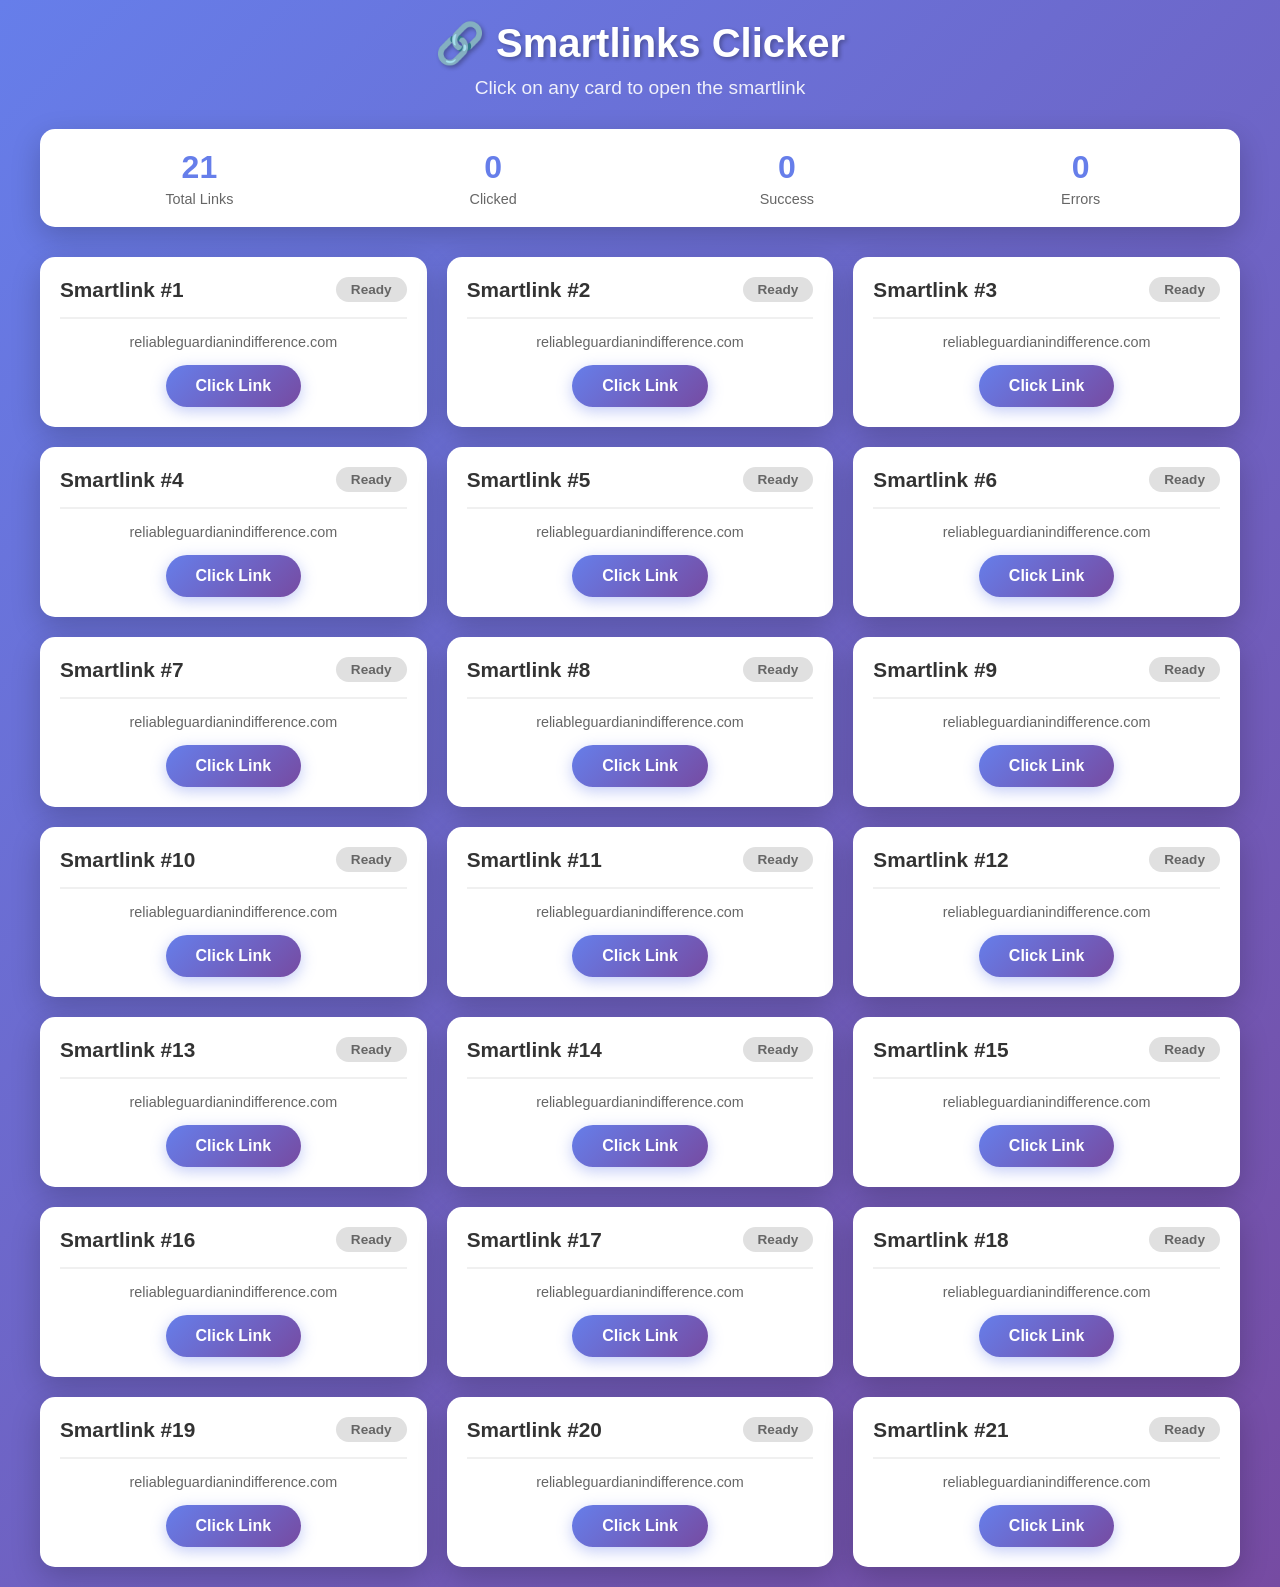
<file: smartlinks_page.html>
<!DOCTYPE html>
<html lang="en">
<head>
    <meta charset="UTF-8">
    <meta name="viewport" content="width=device-width, initial-scale=1.0">
    <title>Smartlinks Clicker</title>
    <style>
        * {
            margin: 0;
            padding: 0;
            box-sizing: border-box;
        }
        
        body {
            font-family: -apple-system, BlinkMacSystemFont, 'Segoe UI', Roboto, Oxygen, Ubuntu, Cantarell, sans-serif;
            background: linear-gradient(135deg, #667eea 0%, #764ba2 100%);
            min-height: 100vh;
            padding: 20px;
        }
        
        .container {
            max-width: 1200px;
            margin: 0 auto;
        }
        
        .header {
            text-align: center;
            color: white;
            margin-bottom: 30px;
        }
        
        .header h1 {
            font-size: 2.5em;
            margin-bottom: 10px;
            text-shadow: 2px 2px 4px rgba(0,0,0,0.3);
        }
        
        .header p {
            font-size: 1.2em;
            opacity: 0.9;
        }
        
        .cards-grid {
            display: grid;
            grid-template-columns: repeat(auto-fill, minmax(300px, 1fr));
            gap: 20px;
            margin-top: 30px;
        }
        
        .card {
            background: white;
            border-radius: 15px;
            padding: 20px;
            box-shadow: 0 10px 30px rgba(0,0,0,0.2);
            transition: transform 0.3s ease, box-shadow 0.3s ease;
            cursor: pointer;
        }
        
        .card:hover {
            transform: translateY(-5px);
            box-shadow: 0 15px 40px rgba(0,0,0,0.3);
        }
        
        .card-header {
            display: flex;
            justify-content: space-between;
            align-items: center;
            margin-bottom: 15px;
            padding-bottom: 15px;
            border-bottom: 2px solid #f0f0f0;
        }
        
        .card-header h3 {
            color: #333;
            font-size: 1.3em;
        }
        
        .status {
            padding: 5px 15px;
            border-radius: 20px;
            font-size: 0.85em;
            font-weight: bold;
            background: #e0e0e0;
            color: #666;
        }
        
        .status.clicked {
            background: #4caf50;
            color: white;
        }
        
        .status.processing {
            background: #ff9800;
            color: white;
        }
        
        .status.error {
            background: #f44336;
            color: white;
        }
        
        .card-body {
            text-align: center;
        }
        
        .link-url {
            color: #666;
            font-size: 0.9em;
            margin-bottom: 15px;
            word-break: break-all;
        }
        
        .click-btn {
            background: linear-gradient(135deg, #667eea 0%, #764ba2 100%);
            color: white;
            border: none;
            padding: 12px 30px;
            border-radius: 25px;
            font-size: 1em;
            font-weight: bold;
            cursor: pointer;
            transition: all 0.3s ease;
            box-shadow: 0 4px 15px rgba(102, 126, 234, 0.4);
        }
        
        .click-btn:hover {
            transform: scale(1.05);
            box-shadow: 0 6px 20px rgba(102, 126, 234, 0.6);
        }
        
        .click-btn:active {
            transform: scale(0.95);
        }
        
        .click-btn:disabled {
            background: #ccc;
            cursor: not-allowed;
            box-shadow: none;
        }
        
        .stats {
            background: white;
            border-radius: 15px;
            padding: 20px;
            margin-bottom: 30px;
            box-shadow: 0 10px 30px rgba(0,0,0,0.2);
        }
        
        .stats-grid {
            display: grid;
            grid-template-columns: repeat(auto-fit, minmax(200px, 1fr));
            gap: 15px;
        }
        
        .stat-item {
            text-align: center;
        }
        
        .stat-value {
            font-size: 2em;
            font-weight: bold;
            color: #667eea;
        }
        
        .stat-label {
            color: #666;
            font-size: 0.9em;
            margin-top: 5px;
        }
    </style>
</head>
<body>
    <div class="container">
        <div class="header">
            <h1>🔗 Smartlinks Clicker</h1>
            <p>Click on any card to open the smartlink</p>
        </div>
        
        <div class="stats">
            <div class="stats-grid">
                <div class="stat-item">
                    <div class="stat-value" id="total-links">21</div>
                    <div class="stat-label">Total Links</div>
                </div>
                <div class="stat-item">
                    <div class="stat-value" id="clicked-links">0</div>
                    <div class="stat-label">Clicked</div>
                </div>
                <div class="stat-item">
                    <div class="stat-value" id="success-links">0</div>
                    <div class="stat-label">Success</div>
                </div>
                <div class="stat-item">
                    <div class="stat-value" id="error-links">0</div>
                    <div class="stat-label">Errors</div>
                </div>
            </div>
        </div>
        
        <div class="cards-grid">
            
            <div class="card" data-link="https://reliableguardianindifference.com/fjdmyf8vv5?key=e1fe5ec7bb686db4abfbe340c3fa2b64" data-index="1">
                <div class="card-header">
                    <h3>Smartlink #1</h3>
                    <span class="status" id="status-1">Ready</span>
                </div>
                <div class="card-body">
                    <p class="link-url">reliableguardianindifference.com</p>
                    <button class="click-btn" id="btn-1" onclick="handleClick(1, 'https://reliableguardianindifference.com/fjdmyf8vv5?key=e1fe5ec7bb686db4abfbe340c3fa2b64')">Click Link</button>
                </div>
            </div>
            
            <div class="card" data-link="https://reliableguardianindifference.com/psuehdk4d?key=533ccc61246a48dd91a859a5bbd970ad" data-index="2">
                <div class="card-header">
                    <h3>Smartlink #2</h3>
                    <span class="status" id="status-2">Ready</span>
                </div>
                <div class="card-body">
                    <p class="link-url">reliableguardianindifference.com</p>
                    <button class="click-btn" id="btn-2" onclick="handleClick(2, 'https://reliableguardianindifference.com/psuehdk4d?key=533ccc61246a48dd91a859a5bbd970ad')">Click Link</button>
                </div>
            </div>
            
            <div class="card" data-link="https://reliableguardianindifference.com/e7exqhctn?key=b724ddffaae0e8ea4418cc29895ffe9e" data-index="3">
                <div class="card-header">
                    <h3>Smartlink #3</h3>
                    <span class="status" id="status-3">Ready</span>
                </div>
                <div class="card-body">
                    <p class="link-url">reliableguardianindifference.com</p>
                    <button class="click-btn" id="btn-3" onclick="handleClick(3, 'https://reliableguardianindifference.com/e7exqhctn?key=b724ddffaae0e8ea4418cc29895ffe9e')">Click Link</button>
                </div>
            </div>
            
            <div class="card" data-link="https://reliableguardianindifference.com/r1qa58ynzq?key=e992eba0e0aff328a2fbfff7ae406cc1" data-index="4">
                <div class="card-header">
                    <h3>Smartlink #4</h3>
                    <span class="status" id="status-4">Ready</span>
                </div>
                <div class="card-body">
                    <p class="link-url">reliableguardianindifference.com</p>
                    <button class="click-btn" id="btn-4" onclick="handleClick(4, 'https://reliableguardianindifference.com/r1qa58ynzq?key=e992eba0e0aff328a2fbfff7ae406cc1')">Click Link</button>
                </div>
            </div>
            
            <div class="card" data-link="https://reliableguardianindifference.com/ct662x1z?key=4a706b2753ed012ed2a32781c545d2e1" data-index="5">
                <div class="card-header">
                    <h3>Smartlink #5</h3>
                    <span class="status" id="status-5">Ready</span>
                </div>
                <div class="card-body">
                    <p class="link-url">reliableguardianindifference.com</p>
                    <button class="click-btn" id="btn-5" onclick="handleClick(5, 'https://reliableguardianindifference.com/ct662x1z?key=4a706b2753ed012ed2a32781c545d2e1')">Click Link</button>
                </div>
            </div>
            
            <div class="card" data-link="https://reliableguardianindifference.com/yzmj1as6g?key=ba4a474ee8f3e2d1de634cd09f8d77ac" data-index="6">
                <div class="card-header">
                    <h3>Smartlink #6</h3>
                    <span class="status" id="status-6">Ready</span>
                </div>
                <div class="card-body">
                    <p class="link-url">reliableguardianindifference.com</p>
                    <button class="click-btn" id="btn-6" onclick="handleClick(6, 'https://reliableguardianindifference.com/yzmj1as6g?key=ba4a474ee8f3e2d1de634cd09f8d77ac')">Click Link</button>
                </div>
            </div>
            
            <div class="card" data-link="https://reliableguardianindifference.com/esyvzu990b?key=22f275f86a75408229dd53edc8e95c90" data-index="7">
                <div class="card-header">
                    <h3>Smartlink #7</h3>
                    <span class="status" id="status-7">Ready</span>
                </div>
                <div class="card-body">
                    <p class="link-url">reliableguardianindifference.com</p>
                    <button class="click-btn" id="btn-7" onclick="handleClick(7, 'https://reliableguardianindifference.com/esyvzu990b?key=22f275f86a75408229dd53edc8e95c90')">Click Link</button>
                </div>
            </div>
            
            <div class="card" data-link="https://reliableguardianindifference.com/bk5u57id57?key=9090904bbe46c5dc5c473fe1747dba57" data-index="8">
                <div class="card-header">
                    <h3>Smartlink #8</h3>
                    <span class="status" id="status-8">Ready</span>
                </div>
                <div class="card-body">
                    <p class="link-url">reliableguardianindifference.com</p>
                    <button class="click-btn" id="btn-8" onclick="handleClick(8, 'https://reliableguardianindifference.com/bk5u57id57?key=9090904bbe46c5dc5c473fe1747dba57')">Click Link</button>
                </div>
            </div>
            
            <div class="card" data-link="https://reliableguardianindifference.com/w20gucgm?key=80c58ee0718f6087967134c8780ee784" data-index="9">
                <div class="card-header">
                    <h3>Smartlink #9</h3>
                    <span class="status" id="status-9">Ready</span>
                </div>
                <div class="card-body">
                    <p class="link-url">reliableguardianindifference.com</p>
                    <button class="click-btn" id="btn-9" onclick="handleClick(9, 'https://reliableguardianindifference.com/w20gucgm?key=80c58ee0718f6087967134c8780ee784')">Click Link</button>
                </div>
            </div>
            
            <div class="card" data-link="https://reliableguardianindifference.com/j3tzmzfe1?key=381445f820717a86399dedb8d3c36078" data-index="10">
                <div class="card-header">
                    <h3>Smartlink #10</h3>
                    <span class="status" id="status-10">Ready</span>
                </div>
                <div class="card-body">
                    <p class="link-url">reliableguardianindifference.com</p>
                    <button class="click-btn" id="btn-10" onclick="handleClick(10, 'https://reliableguardianindifference.com/j3tzmzfe1?key=381445f820717a86399dedb8d3c36078')">Click Link</button>
                </div>
            </div>
            
            <div class="card" data-link="https://reliableguardianindifference.com/wa8xf8ik5?key=8de99a5854dcf3e802b7ef6a68f57b3d" data-index="11">
                <div class="card-header">
                    <h3>Smartlink #11</h3>
                    <span class="status" id="status-11">Ready</span>
                </div>
                <div class="card-body">
                    <p class="link-url">reliableguardianindifference.com</p>
                    <button class="click-btn" id="btn-11" onclick="handleClick(11, 'https://reliableguardianindifference.com/wa8xf8ik5?key=8de99a5854dcf3e802b7ef6a68f57b3d')">Click Link</button>
                </div>
            </div>
            
            <div class="card" data-link="https://reliableguardianindifference.com/p45ign4yq?key=1a160b2c012243eac8bed670535909a6" data-index="12">
                <div class="card-header">
                    <h3>Smartlink #12</h3>
                    <span class="status" id="status-12">Ready</span>
                </div>
                <div class="card-body">
                    <p class="link-url">reliableguardianindifference.com</p>
                    <button class="click-btn" id="btn-12" onclick="handleClick(12, 'https://reliableguardianindifference.com/p45ign4yq?key=1a160b2c012243eac8bed670535909a6')">Click Link</button>
                </div>
            </div>
            
            <div class="card" data-link="https://reliableguardianindifference.com/zxxk5dd014?key=a890b2c4abca272b429da42bc25f7d9e" data-index="13">
                <div class="card-header">
                    <h3>Smartlink #13</h3>
                    <span class="status" id="status-13">Ready</span>
                </div>
                <div class="card-body">
                    <p class="link-url">reliableguardianindifference.com</p>
                    <button class="click-btn" id="btn-13" onclick="handleClick(13, 'https://reliableguardianindifference.com/zxxk5dd014?key=a890b2c4abca272b429da42bc25f7d9e')">Click Link</button>
                </div>
            </div>
            
            <div class="card" data-link="https://reliableguardianindifference.com/zahbv874?key=761d29426f7f273621bdacf3bb7b8a7d" data-index="14">
                <div class="card-header">
                    <h3>Smartlink #14</h3>
                    <span class="status" id="status-14">Ready</span>
                </div>
                <div class="card-body">
                    <p class="link-url">reliableguardianindifference.com</p>
                    <button class="click-btn" id="btn-14" onclick="handleClick(14, 'https://reliableguardianindifference.com/zahbv874?key=761d29426f7f273621bdacf3bb7b8a7d')">Click Link</button>
                </div>
            </div>
            
            <div class="card" data-link="https://reliableguardianindifference.com/v7w1fs139?key=6399b9ddb07a52f816bc171dc4c5757e" data-index="15">
                <div class="card-header">
                    <h3>Smartlink #15</h3>
                    <span class="status" id="status-15">Ready</span>
                </div>
                <div class="card-body">
                    <p class="link-url">reliableguardianindifference.com</p>
                    <button class="click-btn" id="btn-15" onclick="handleClick(15, 'https://reliableguardianindifference.com/v7w1fs139?key=6399b9ddb07a52f816bc171dc4c5757e')">Click Link</button>
                </div>
            </div>
            
            <div class="card" data-link="https://reliableguardianindifference.com/tpnbytepqs?key=088352176b4d5268baf38f73ac6761c1" data-index="16">
                <div class="card-header">
                    <h3>Smartlink #16</h3>
                    <span class="status" id="status-16">Ready</span>
                </div>
                <div class="card-body">
                    <p class="link-url">reliableguardianindifference.com</p>
                    <button class="click-btn" id="btn-16" onclick="handleClick(16, 'https://reliableguardianindifference.com/tpnbytepqs?key=088352176b4d5268baf38f73ac6761c1')">Click Link</button>
                </div>
            </div>
            
            <div class="card" data-link="https://reliableguardianindifference.com/dfkkd5jt?key=3994bb6ed826395b2eb976f597aab1ad" data-index="17">
                <div class="card-header">
                    <h3>Smartlink #17</h3>
                    <span class="status" id="status-17">Ready</span>
                </div>
                <div class="card-body">
                    <p class="link-url">reliableguardianindifference.com</p>
                    <button class="click-btn" id="btn-17" onclick="handleClick(17, 'https://reliableguardianindifference.com/dfkkd5jt?key=3994bb6ed826395b2eb976f597aab1ad')">Click Link</button>
                </div>
            </div>
            
            <div class="card" data-link="https://reliableguardianindifference.com/x2j7krbhy?key=6e2fa4ad4e8ba9c64b9afef9e40b9b42" data-index="18">
                <div class="card-header">
                    <h3>Smartlink #18</h3>
                    <span class="status" id="status-18">Ready</span>
                </div>
                <div class="card-body">
                    <p class="link-url">reliableguardianindifference.com</p>
                    <button class="click-btn" id="btn-18" onclick="handleClick(18, 'https://reliableguardianindifference.com/x2j7krbhy?key=6e2fa4ad4e8ba9c64b9afef9e40b9b42')">Click Link</button>
                </div>
            </div>
            
            <div class="card" data-link="https://reliableguardianindifference.com/bnsh8rn73y?key=592462ab9834701eb1b5f7d06a1aa285" data-index="19">
                <div class="card-header">
                    <h3>Smartlink #19</h3>
                    <span class="status" id="status-19">Ready</span>
                </div>
                <div class="card-body">
                    <p class="link-url">reliableguardianindifference.com</p>
                    <button class="click-btn" id="btn-19" onclick="handleClick(19, 'https://reliableguardianindifference.com/bnsh8rn73y?key=592462ab9834701eb1b5f7d06a1aa285')">Click Link</button>
                </div>
            </div>
            
            <div class="card" data-link="https://reliableguardianindifference.com/uehd8evqp?key=c4f114b4fe46943daac6c78796212089" data-index="20">
                <div class="card-header">
                    <h3>Smartlink #20</h3>
                    <span class="status" id="status-20">Ready</span>
                </div>
                <div class="card-body">
                    <p class="link-url">reliableguardianindifference.com</p>
                    <button class="click-btn" id="btn-20" onclick="handleClick(20, 'https://reliableguardianindifference.com/uehd8evqp?key=c4f114b4fe46943daac6c78796212089')">Click Link</button>
                </div>
            </div>
            
            <div class="card" data-link="https://reliableguardianindifference.com/xe3ekjrcva?key=376ad48d5c25b5c9cad2218c56d2d56f" data-index="21">
                <div class="card-header">
                    <h3>Smartlink #21</h3>
                    <span class="status" id="status-21">Ready</span>
                </div>
                <div class="card-body">
                    <p class="link-url">reliableguardianindifference.com</p>
                    <button class="click-btn" id="btn-21" onclick="handleClick(21, 'https://reliableguardianindifference.com/xe3ekjrcva?key=376ad48d5c25b5c9cad2218c56d2d56f')">Click Link</button>
                </div>
            </div>
            
        </div>
    </div>
    
    <script>
        let clickedCount = 0;
        let successCount = 0;
        let errorCount = 0;
        
        function updateStats() {
            document.getElementById('clicked-links').textContent = clickedCount;
            document.getElementById('success-links').textContent = successCount;
            document.getElementById('error-links').textContent = errorCount;
        }
        
        function handleClick(index, link) {
            const btn = document.getElementById(`btn-${index}`);
            const status = document.getElementById(`status-${index}`);
            
            btn.disabled = true;
            status.textContent = 'Processing...';
            status.className = 'status processing';
            clickedCount++;
            updateStats();
            
            // Trigger a custom event that Playwright can listen to
            // This allows us to intercept and handle the click properly
            const clickEvent = new CustomEvent('smartlinkClick', {
                detail: { index: index, link: link }
            });
            window.dispatchEvent(clickEvent);
            
            // Also open link in new window (for Adsterra click tracking)
            // This ensures the click event is registered
            const newWindow = window.open(link, '_blank');
            
            if (newWindow) {
                status.textContent = 'Opened';
                status.className = 'status clicked';
                successCount++;
            } else {
                status.textContent = 'Blocked';
                status.className = 'status error';
                errorCount++;
                btn.disabled = false;
            }
            
            updateStats();
        }
        
        // Auto-click functionality (can be triggered externally)
        window.autoClick = function(index) {
            const card = document.querySelector(`[data-index="${index}"]`);
            if (card) {
                const link = card.getAttribute('data-link');
                handleClick(index, link);
            }
        };
        
        // Auto-click all
        window.autoClickAll = function() {
            const cards = document.querySelectorAll('.card');
            cards.forEach((card, index) => {
                setTimeout(() => {
                    const link = card.getAttribute('data-link');
                    handleClick(index + 1, link);
                }, index * 1000);
            });
        };
    </script>
</body>
</html>
</file>
